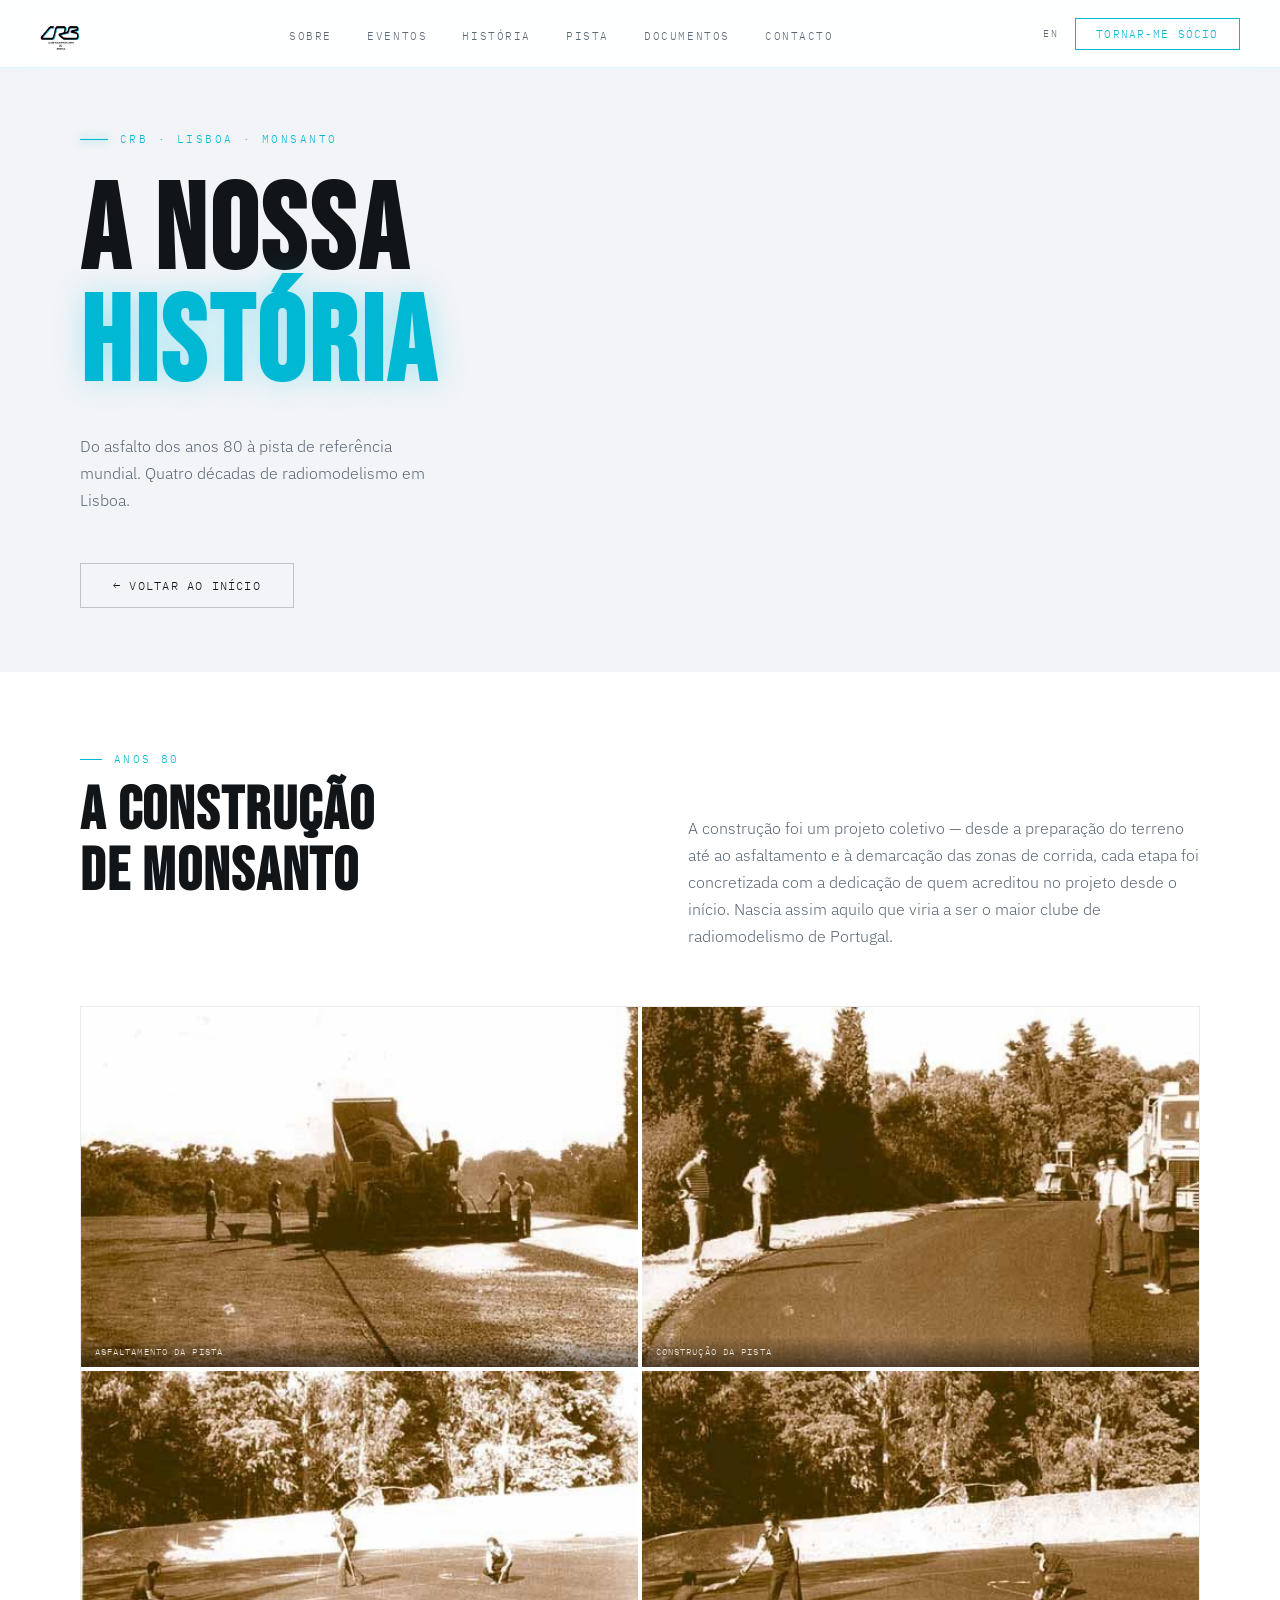
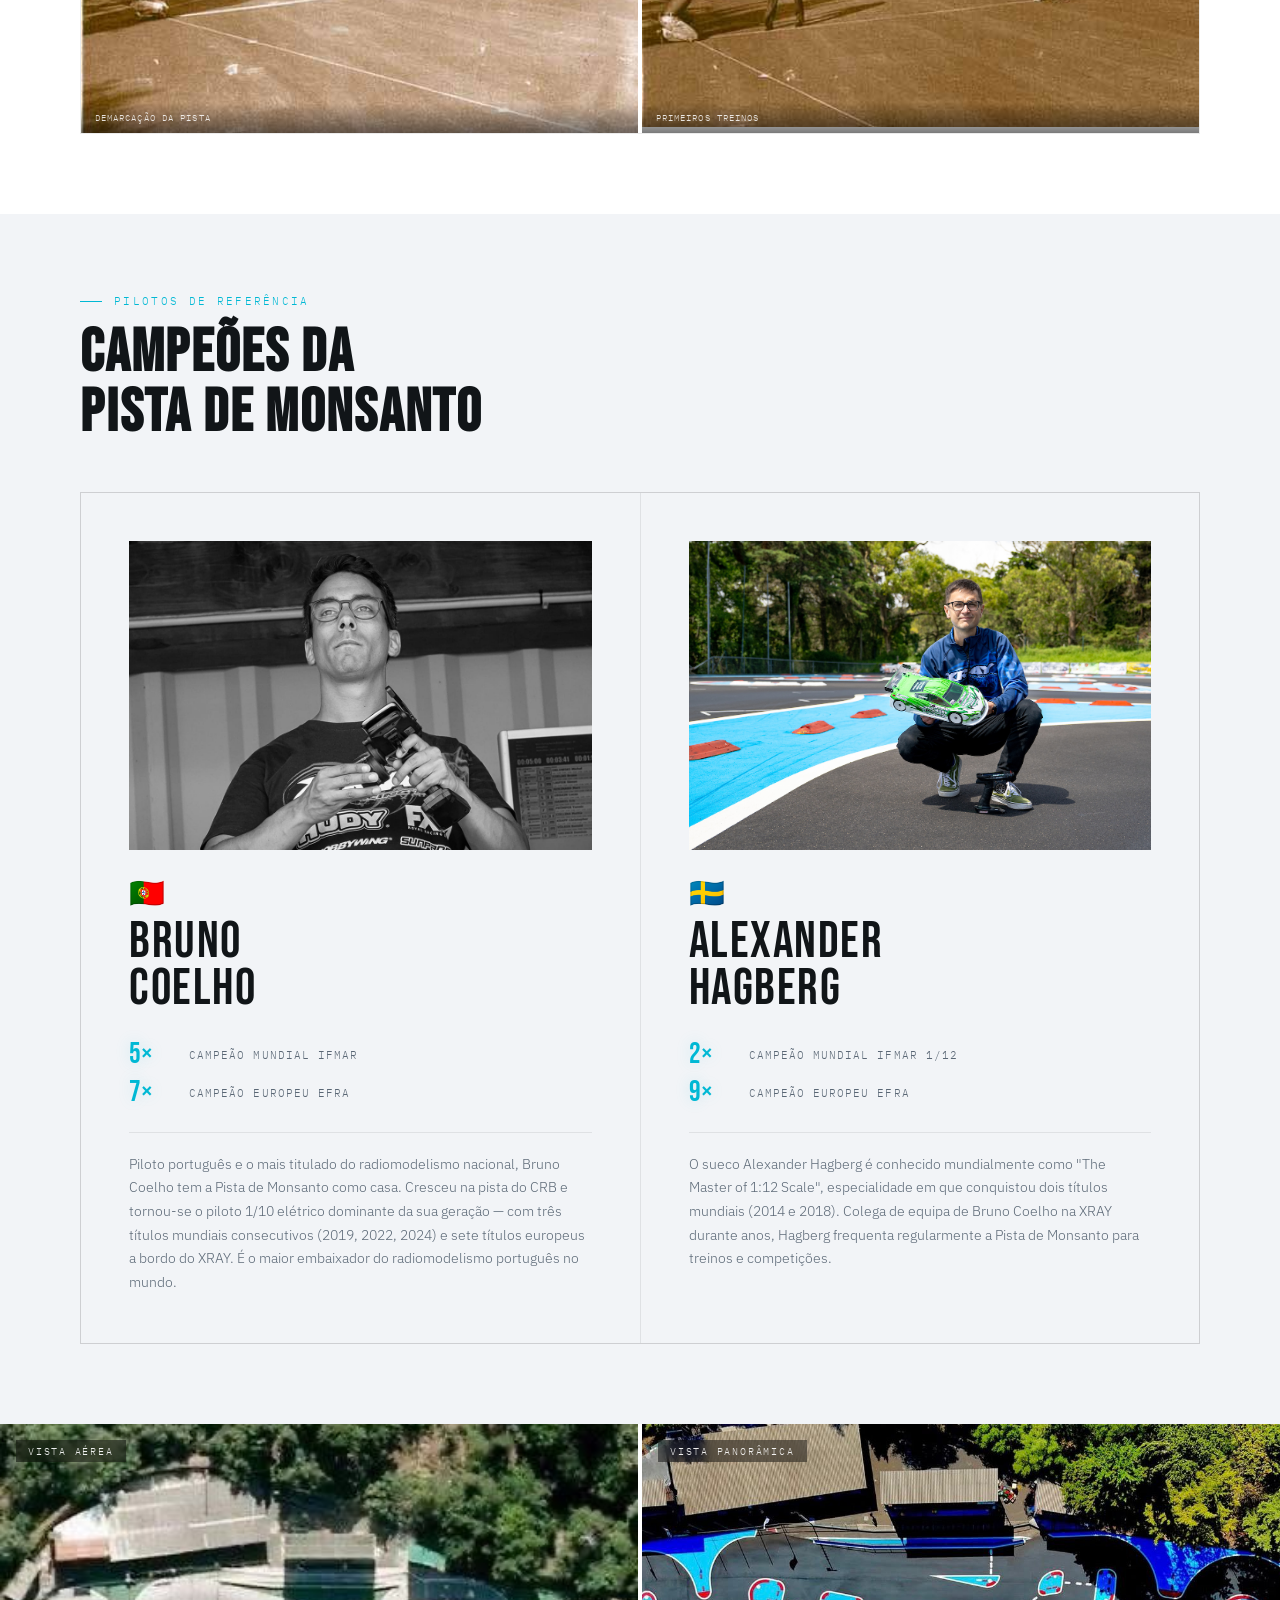
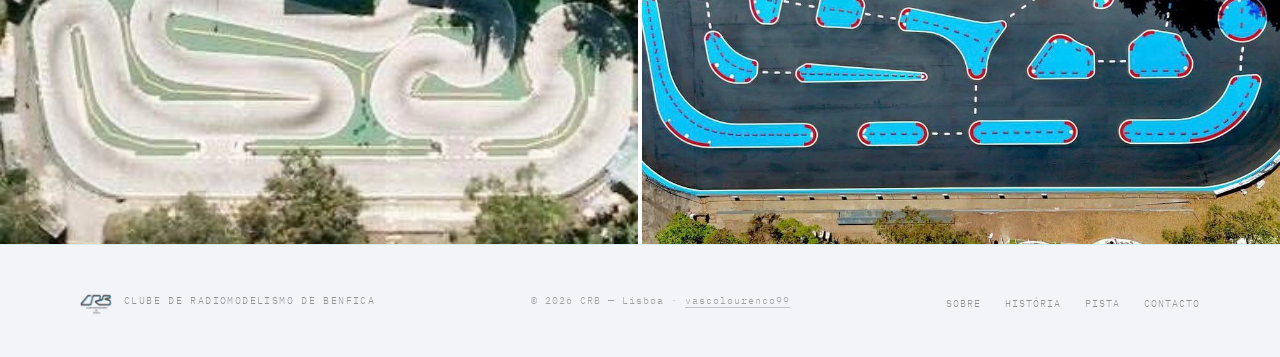
<file: historia.html>
<!DOCTYPE html>
<html lang="pt">
<head>
  <meta charset="UTF-8">
  <meta name="viewport" content="width=device-width, initial-scale=1.0">
  <title>História — CRB</title>
  <link rel="preconnect" href="https://fonts.googleapis.com">
  <link href="https://fonts.googleapis.com/css2?family=Bebas+Neue&family=IBM+Plex+Mono:wght@400;600&family=IBM+Plex+Sans:ital,wght@0,300;0,400;0,600;1,300&display=swap" rel="stylesheet">
  <link rel="icon" href="images/logo_club.jpg" type="image/jpeg">
  <link rel="stylesheet" href="style.css">
</head>
<body>

<!-- NAV -->
<nav>
  <a href="index.html" class="nav-logo">
    <img src="images/logo_club.jpg" alt="CRB Logo" />
  </a>
  <ul class="nav-links">
    <li><a href="index.html#sobre">Sobre</a></li>
    <li><a href="index.html#eventos">Eventos</a></li>
    <li><a href="historia.html">História</a></li>
    <li><a href="index.html#pista">Pista</a></li>
    <li><a href="index.html#documentos">Documentos</a></li>
    <li><a href="index.html#contacto">Contacto</a></li>
  </ul>
  <div class="nav-right">
    <a href="index-en.html" class="nav-lang">EN</a>
    <a href="https://app.quotagest.pt/app/inscricao/7ac64f6371f9c012" class="nav-cta" target="_blank">Tornar-me Sócio</a>
  </div>
</nav>

<!-- PAGE HEADER -->
<section class="hist-page-header">
  <div class="hist-page-header-text">
    <div class="hero-eyebrow">CRB · Lisboa · Monsanto</div>
    <h1 class="hero-title">A Nossa<br><span class="cyan">História</span></h1>
    <p class="hero-desc">Do asfalto dos anos 80 à pista de referência mundial. Quatro décadas de radiomodelismo em Lisboa.</p>
    <div class="hero-actions">
      <a href="index.html" class="btn-outline">← Voltar ao início</a>
    </div>
  </div>
</section>

<!-- AS ORIGENS -->
<section class="hist-section">
  <div class="hist-section-header">
    <div>
      <div class="section-eyebrow">Anos 80</div>
      <h2 class="section-title">A Construção<br>de Monsanto</h2>
    </div>
    <div class="hist-section-body">
      <p>A construção foi um projeto coletivo — desde a preparação do terreno até ao asfaltamento e à demarcação das zonas de corrida, cada etapa foi concretizada com a dedicação de quem acreditou no projeto desde o início. Nascia assim aquilo que viria a ser o maior clube de radiomodelismo de Portugal.</p>
    </div>
  </div>
  <div class="hist-photo-2x2">
    <div class="hphoto">
      <img src="images/IMG_1365.JPG" alt="Asfaltamento da pista de Monsanto" />
      <div class="hphoto-caption">Asfaltamento da pista</div>
    </div>
    <div class="hphoto">
      <img src="images/IMG_1367.JPG" alt="Construção da pista" />
      <div class="hphoto-caption">Construção da pista</div>
    </div>
    <div class="hphoto">
      <img src="images/IMG_1363.JPG" alt="Demarcação da pista" />
      <div class="hphoto-caption">Demarcação da pista</div>
    </div>
    <div class="hphoto">
      <img src="images/IMG_1364.JPG" alt="Primeiros treinos" />
      <div class="hphoto-caption">Primeiros treinos</div>
    </div>
  </div>
</section>

<!-- PILOTOS DE REFERÊNCIA -->
<section class="hist-pilots">
  <div class="hist-pilots-header">
    <div class="section-eyebrow">Pilotos de Referência</div>
    <h2 class="section-title">Campeões da<br>Pista de Monsanto</h2>
  </div>
  <div class="hist-pilots-grid">

    <div class="pilot-card">
      <div class="pilot-photo">
        <img src="images/bruno%20coelho.jpg" alt="Bruno Coelho" />
      </div>
      <div class="pilot-flag">🇵🇹</div>
      <div class="pilot-name">Bruno<br>Coelho</div>
      <ul class="pilot-stats">
        <li>
          <span class="pilot-stat-num">5×</span>
          <span class="pilot-stat-label">Campeão Mundial IFMAR</span>
        </li>
        <li>
          <span class="pilot-stat-num">7×</span>
          <span class="pilot-stat-label">Campeão Europeu EFRA</span>
        </li>
      </ul>
      <p class="pilot-bio">Piloto português e o mais titulado do radiomodelismo nacional, Bruno Coelho tem a Pista de Monsanto como casa. Cresceu na pista do CRB e tornou-se o piloto 1/10 elétrico dominante da sua geração — com três títulos mundiais consecutivos (2019, 2022, 2024) e sete títulos europeus a bordo do XRAY. É o maior embaixador do radiomodelismo português no mundo.</p>
    </div>

    <div class="pilot-card">
      <div class="pilot-photo">
        <img src="images/alexhab.jpg" alt="Alexander Hagberg" />
      </div>
      <div class="pilot-flag">🇸🇪</div>
      <div class="pilot-name">Alexander<br>Hagberg</div>
      <ul class="pilot-stats">
        <li>
          <span class="pilot-stat-num">2×</span>
          <span class="pilot-stat-label">Campeão Mundial IFMAR 1/12</span>
        </li>
        <li>
          <span class="pilot-stat-num">9×</span>
          <span class="pilot-stat-label">Campeão Europeu EFRA</span>
        </li>
      </ul>
      <p class="pilot-bio">O sueco Alexander Hagberg é conhecido mundialmente como "The Master of 1:12 Scale", especialidade em que conquistou dois títulos mundiais (2014 e 2018). Colega de equipa de Bruno Coelho na XRAY durante anos, Hagberg frequenta regularmente a Pista de Monsanto para treinos e competições.</p>
    </div>

  </div>
</section>

<!-- COMPARAÇÃO AÉREA vs TERRA -->
<div class="hist-comparison">
  <div class="hist-comparison-panel">
    <img src="images/IMG_1380.JPG" alt="Vista aérea da pista de Monsanto" />
    <div class="hist-comparison-label">Vista Aérea</div>
  </div>
  <div class="hist-comparison-panel">
    <img src="images/panoramica.jpeg" alt="Pista de Monsanto — vista panorâmica" />
    <div class="hist-comparison-label">Vista Panorâmica</div>
  </div>
</div>

<!-- FOOTER -->
<footer>
  <div class="footer-logo">
    <img src="images/logo_club.jpg" alt="CRB" />
    <span class="footer-logo-name">Clube de Radiomodelismo de Benfica</span>
  </div>
  <p class="footer-copy">© 2026 CRB — Lisboa · <a href="https://github.com/vascolourenco99" target="_blank" rel="noopener" class="footer-credit">vascolourenco99</a></p>
  <ul class="footer-links">
    <li><a href="index.html#sobre">Sobre</a></li>
    <li><a href="historia.html">História</a></li>
    <li><a href="index.html#pista">Pista</a></li>
    <li><a href="index.html#contacto">Contacto</a></li>
  </ul>
</footer>

<script src="script.js" defer></script>
</body>
</html>
</file>
<file: style.css>
/* ── VARIÁVEIS ── */
:root {
  --cyan: #00B8D4;
  --cyan-dark: #0090AA;
  --cyan-glow: rgba(0,184,212,0.2);
  --pink: #FF2D6B;
  --pink-glow: rgba(255,45,107,0.2);
  --black: #FFFFFF;
  --grey-dark: #F2F4F7;
  --grey-mid: #E4E7EB;
  --grey-line: rgba(0,0,0,0.08);
  --grey-light: #5A6775;
  --white: #111518;
}

*, *::before, *::after { box-sizing: border-box; margin: 0; padding: 0; }
html { scroll-behavior: smooth; }
body {
  background: var(--black);
  color: var(--white);
  font-family: 'IBM Plex Sans', sans-serif;
  font-weight: 300;
  overflow-x: hidden;
}

/* ── NAV ── */
nav {
  position: fixed;
  top: 0; left: 0; right: 0;
  z-index: 100;
  display: flex;
  align-items: center;
  justify-content: space-between;
  padding: 0 2.5rem;
  height: 68px;
  background: rgba(255,255,255,0.92);
  backdrop-filter: blur(16px);
  border-bottom: 1px solid rgba(0,200,232,0.15);
}

.nav-logo {
  display: flex;
  align-items: center;
  gap: 0.9rem;
  text-decoration: none;
}
.nav-logo img {
  height: 40px;
  width: 40px;
  object-fit: contain;
  mix-blend-mode: multiply;
}
.nav-logo-text { display: flex; flex-direction: column; line-height: 1; }
.nav-logo-abbr {
  font-family: 'Bebas Neue', sans-serif;
  font-size: 1.3rem;
  letter-spacing: 0.12em;
  color: var(--white);
}
.nav-logo-sub {
  font-family: 'IBM Plex Mono', monospace;
  font-size: 0.5rem;
  letter-spacing: 0.18em;
  text-transform: uppercase;
  color: var(--cyan);
  margin-top: 1px;
}

.nav-links { display: flex; gap: 2.2rem; list-style: none; }
.nav-links a {
  font-family: 'IBM Plex Mono', monospace;
  font-size: 0.7rem;
  letter-spacing: 0.14em;
  text-transform: uppercase;
  color: var(--grey-light);
  text-decoration: none;
  transition: color 0.2s;
}
.nav-links a:hover { color: var(--cyan); }

.nav-cta {
  font-family: 'IBM Plex Mono', monospace;
  font-size: 0.7rem;
  letter-spacing: 0.1em;
  text-transform: uppercase;
  background: transparent;
  color: var(--cyan);
  padding: 0.5rem 1.3rem;
  text-decoration: none;
  border: 1px solid var(--cyan);
  transition: background 0.2s, color 0.2s;
}
.nav-cta:hover { background: var(--cyan); color: var(--black); }

.nav-right {
  display: flex;
  align-items: center;
  gap: 1rem;
}

.nav-lang {
  font-family: 'IBM Plex Mono', monospace;
  font-size: 0.65rem;
  letter-spacing: 0.18em;
  text-transform: uppercase;
  color: var(--grey-light);
  text-decoration: none;
  padding-bottom: 1px;
  border-bottom: 1px solid transparent;
  transition: color 0.2s, border-color 0.2s;
}
.nav-lang:hover { color: var(--cyan); border-bottom-color: var(--cyan); }

/* ── HERO ── */
.hero {
  min-height: 100vh;
  display: grid;
  grid-template-rows: 1fr auto;
  padding-top: 68px;
  position: relative;
  overflow: hidden;
}

.hero-bg {
  position: absolute;
  inset: 0;
  /* offset y=8px → linha horizontal cai em 68px (= altura da navbar)  */
  /* offset x=20px → linha vertical cai em 80px (= padding-left dos eventos) */
  background-position: 0 0, 0 0, 0 8px, 20px 0;
}

.hero-watermark {
  position: absolute;
  right: -4%;
  top: 50%;
  transform: translateY(-50%);
  width: 50vw;
  max-width: 660px;
  opacity: 0.06;
  filter: grayscale(1) contrast(2) invert(1);
  pointer-events: none;
  user-select: none;
}

.hero-content {
  display: flex;
  flex-direction: column;
  justify-content: center;
  padding: 4rem 2rem 2rem 5rem;
  position: relative;
  z-index: 1;
  max-width: 860px;
}

.hero-eyebrow {
  font-family: 'IBM Plex Mono', monospace;
  font-size: 0.7rem;
  letter-spacing: 0.22em;
  text-transform: uppercase;
  color: var(--cyan);
  margin-bottom: 2rem;
  display: flex;
  align-items: center;
  gap: 0.75rem;
  animation: fadeUp 0.6s ease both 0.1s;
}
.hero-eyebrow::before {
  content: '';
  display: block;
  width: 28px; height: 1px;
  background: var(--cyan);
  box-shadow: 0 0 8px var(--cyan);
}

.hero-logo-display {
  margin-bottom: 2.5rem;
  animation: fadeUp 0.7s ease both 0.2s;
}
.hero-logo-display img {
  height: 120px;
  object-fit: contain;
  mix-blend-mode: multiply;
}

.hero-title {
  font-family: 'Bebas Neue', sans-serif;
  font-size: clamp(3.5rem, 10vw, 7.5rem);
  line-height: 0.93;
  letter-spacing: 0.03em;
  margin-bottom: 2rem;
  animation: fadeUp 0.6s ease both 0.35s;
}
.hero-title .cyan { color: var(--cyan); text-shadow: 0 0 30px rgba(0,200,232,0.3); }
.hero-title .pink { color: var(--pink); }

.hero-desc {
  font-size: 0.97rem;
  line-height: 1.75;
  color: var(--grey-light);
  max-width: 460px;
  margin-bottom: 3rem;
  animation: fadeUp 0.6s ease both 0.48s;
}

.hero-actions {
  display: flex;
  gap: 1rem;
  flex-wrap: wrap;
  animation: fadeUp 0.6s ease both 0.58s;
}

.btn-primary {
  font-family: 'IBM Plex Mono', monospace;
  font-size: 0.76rem;
  letter-spacing: 0.1em;
  text-transform: uppercase;
  background: var(--cyan);
  color: var(--black);
  padding: 0.9rem 2rem;
  text-decoration: none;
  border: none;
  cursor: pointer;
  font-weight: 600;
  display: inline-block;
  transition: background 0.2s, box-shadow 0.2s, transform 0.15s;
}
.btn-primary:hover {
  background: #33D6F0;
  box-shadow: 0 0 22px rgba(0,200,232,0.45);
  transform: translateY(-1px);
}
button.btn-primary { width: fit-content; }

.btn-outline {
  font-family: 'IBM Plex Mono', monospace;
  font-size: 0.76rem;
  letter-spacing: 0.1em;
  text-transform: uppercase;
  background: transparent;
  color: var(--white);
  padding: 0.9rem 2rem;
  text-decoration: none;
  border: 1px solid rgba(0,0,0,0.2);
  cursor: pointer;
  display: inline-block;
  transition: border-color 0.2s, color 0.2s;
}
.btn-outline:hover { border-color: var(--cyan); color: var(--cyan); }
.btn-outline.btn-maps { margin-top: 2.5rem; }

.hero-stats {
  display: flex;
  border-top: 1px solid var(--grey-line);
  position: relative;
  z-index: 1;
  animation: fadeUp 0.5s ease both 0.72s;
}

.stat {
  flex: 1;
  padding: 2rem 2.5rem;
  border-right: 1px solid var(--grey-line);
}
.stat:last-child { border-right: none; }

.stat-number {
  font-family: 'Bebas Neue', sans-serif;
  font-size: 2.4rem;
  color: var(--white);
  letter-spacing: 0.05em;
}
.stat-number span { color: var(--cyan); }

.stat-label {
  font-family: 'IBM Plex Mono', monospace;
  font-size: 0.62rem;
  letter-spacing: 0.16em;
  text-transform: uppercase;
  color: var(--grey-light);
  margin-top: 0.2rem;
}

/* ── SECTION BASE ── */
.section-eyebrow {
  font-family: 'IBM Plex Mono', monospace;
  font-size: 0.66rem;
  letter-spacing: 0.22em;
  text-transform: uppercase;
  color: var(--cyan);
  margin-bottom: 0.9rem;
  display: flex;
  align-items: center;
  gap: 0.75rem;
}
.section-eyebrow::before {
  content: '';
  display: block;
  width: 22px; height: 1px;
  background: var(--cyan);
}

.section-title {
  font-family: 'Bebas Neue', sans-serif;
  font-size: clamp(2.4rem, 5vw, 3.8rem);
  letter-spacing: 0.03em;
  line-height: 1;
  margin-bottom: 3rem;
}

/* ── EVENTOS ── */
#eventos { padding: 6rem 5rem; background: var(--grey-dark); }

.eventos-grid {
  display: grid;
  grid-template-columns: repeat(auto-fill, minmax(220px, 1fr));
  gap: 1px;
  background: var(--grey-line);
  border: 1px solid var(--grey-line);
}

.evento-card {
  background: var(--grey-dark);
  transition: background 0.2s;
  cursor: pointer;
  position: relative;
  overflow: hidden;
}
.evento-card-content { padding: 1.25rem; }
.evento-card::after {
  content: '';
  position: absolute;
  bottom: 0; left: 0;
  height: 2px; width: 0;
  background: linear-gradient(90deg, var(--cyan), var(--pink));
  transition: width 0.35s;
}
.evento-card:hover { background: var(--grey-mid); }
.evento-card:hover::after { width: 100%; }

/* Card com imagem do Google Calendar — imagem em cima, detalhes em baixo */
.evento-card.has-image { display: flex; flex-direction: column; }

.evento-card-img {
  width: 100%;
  overflow: hidden;
  flex-shrink: 0;
}
.evento-card-img img {
  width: 100%;
  height: auto;
  display: block;
  transition: transform 0.4s ease;
}
.evento-card:hover .evento-card-img img { transform: scale(1.04); }

.evento-date {
  font-family: 'IBM Plex Mono', monospace;
  font-size: 0.68rem;
  letter-spacing: 0.15em;
  color: var(--cyan);
  margin-bottom: 0.75rem;
  text-transform: uppercase;
}
.evento-title { font-size: 1rem; font-weight: 600; margin-bottom: 0.5rem; line-height: 1.3; }
.evento-local { font-size: 0.82rem; color: var(--grey-light); }

.evento-tag {
  display: inline-block;
  font-family: 'IBM Plex Mono', monospace;
  font-size: 0.58rem;
  letter-spacing: 0.1em;
  text-transform: uppercase;
  border: 1px solid rgba(0,200,232,0.35);
  color: var(--cyan);
  padding: 0.2rem 0.55rem;
  margin-top: 1rem;
}
.evento-tag.competicao { border-color: rgba(255,45,107,0.4); color: var(--pink); }

.evento-footer {
  display: flex;
  align-items: center;
  justify-content: space-between;
  gap: 0.75rem;
  margin-top: 1rem;
  flex-wrap: wrap;
}
.evento-footer .evento-tag { margin-top: 0; }

.evento-reg-btn {
  display: inline-block;
  font-family: 'IBM Plex Mono', monospace;
  font-size: 0.58rem;
  letter-spacing: 0.1em;
  text-transform: uppercase;
  text-decoration: none;
  padding: 0.3rem 0.75rem;
  background: var(--cyan);
  color: #000;
  font-weight: 700;
  transition: opacity 0.2s;
  white-space: nowrap;
}
.evento-reg-btn:hover { opacity: 0.8; }
.evento-card.has-image .evento-reg-btn { background: var(--cyan); color: #000; }

/* ── PISTA ── */
#pista { display: grid; grid-template-columns: 1fr 1fr; padding: 0; }

.pista-text {
  padding: 4rem 5rem;
  background: var(--black);
  display: flex;
  flex-direction: column;
  justify-content: center;
}
.pista-desc { color: var(--grey-light); font-size: 0.93rem; line-height: 1.75; margin-bottom: 2rem; }

.pista-visual {
  display: flex;
  align-items: center;
  justify-content: center;
  overflow: hidden;
}

#pista .pista-visual {
  padding: 6rem 0 6rem 5rem;
}


.pista-logo-big {
  position: relative;
  z-index: 1;
  width: 62%;
  max-width: 320px;
  mix-blend-mode: multiply;
  opacity: 0.88;
  transition: opacity 0.3s;
}

.pista-panoramica {
  width: 100%;
  height: auto;
  display: block;
}

.info-list { list-style: none; display: flex; flex-direction: column; }

.info-item {
  display: flex;
  gap: 1.5rem;
  padding: 1.2rem 0;
  border-bottom: 1px solid var(--grey-line);
  align-items: flex-start;
}
.info-icon { color: var(--cyan); font-size: 0.95rem; margin-top: 0.1rem; flex-shrink: 0; }
.info-content strong { display: block; font-size: 0.84rem; font-weight: 600; margin-bottom: 0.2rem; }
.info-content span { font-size: 0.84rem; color: var(--grey-light); }

/* ── HISTÓRIA (secção na homepage) ── */
#historia { padding: 6rem 5rem; background: var(--black); }

.historia-header {
  display: grid;
  grid-template-columns: 1fr 1fr;
  gap: 6rem;
  align-items: end;
  margin-bottom: 3.5rem;
}

.historia-lead {
  font-size: 0.97rem;
  line-height: 1.75;
  color: var(--grey-light);
}

.historia-photos {
  display: grid;
  grid-template-columns: repeat(4, 1fr);
  gap: 4px;
  border: 1px solid var(--grey-line);
}

.hphoto {
  position: relative;
  overflow: hidden;
  aspect-ratio: 4 / 3;
}

.hphoto img {
  width: 100%;
  height: 100%;
  object-fit: cover;
  display: block;
}

.hphoto-caption {
  position: absolute;
  bottom: 0; left: 0; right: 0;
  padding: 0.55rem 0.85rem;
  background: linear-gradient(transparent, rgba(0,0,0,0.52));
  font-family: 'IBM Plex Mono', monospace;
  font-size: 0.58rem;
  letter-spacing: 0.12em;
  text-transform: uppercase;
  color: rgba(255,255,255,0.85);
}

.historia-cta { margin-top: 2.5rem; }

/* ── PÁGINA HISTÓRIA ── */
.hist-page-header {
  display: grid;
  grid-template-columns: 5fr 7fr;
  min-height: 65vh;
  background: var(--grey-dark);
}

.hist-page-header-text {
  padding: calc(68px + 4rem) 5rem 4rem;
  display: flex;
  flex-direction: column;
  justify-content: center;
}

.hist-page-header-img {
  padding-top: 68px;
  overflow: hidden;
}

.hist-page-header-img img {
  width: 100%;
  height: 100%;
  object-fit: cover;
  display: block;
}

.hist-section {
  padding: 5rem;
  background: var(--black);
}

.hist-section--alt { background: var(--grey-dark); }

.hist-section-header {
  display: grid;
  grid-template-columns: 1fr 1fr;
  gap: 6rem;
  align-items: end;
  margin-bottom: 3.5rem;
}

.hist-section-body {
  font-size: 0.97rem;
  line-height: 1.75;
  color: var(--grey-light);
}

.hist-section-body p + p { margin-top: 1rem; }

/* Photo grids — natural dimensions, no cropping */
.hist-photo-2x2 {
  display: grid;
  grid-template-columns: 1fr 1fr;
  gap: 4px;
  border: 1px solid var(--grey-line);
}

.hist-photo-row {
  display: grid;
  grid-template-columns: repeat(3, 1fr);
  gap: 4px;
  border: 1px solid var(--grey-line);
  align-items: start;
}

.hist-photo-2x2 .hphoto,
.hist-photo-row .hphoto {
  height: auto;
  aspect-ratio: unset;
}

.hist-photo-2x2 .hphoto img,
.hist-photo-row .hphoto img {
  width: 100%;
  height: auto;
  object-fit: unset;
}

.hist-comparison {
  display: grid;
  grid-template-columns: 1fr 1fr;
  gap: 4px;
}

.hist-comparison-panel {
  position: relative;
  overflow: hidden;
}

.hist-comparison-panel img {
  width: 100%;
  height: 420px;
  object-fit: cover;
  display: block;
}

.hist-comparison-label {
  position: absolute;
  top: 1rem;
  left: 1rem;
  font-family: 'IBM Plex Mono', monospace;
  font-size: 0.62rem;
  letter-spacing: 0.18em;
  text-transform: uppercase;
  color: rgba(255,255,255,0.92);
  background: rgba(0,0,0,0.45);
  padding: 0.3rem 0.75rem;
  backdrop-filter: blur(6px);
}

/* Pilots section */
.hist-pilots {
  padding: 5rem;
  background: var(--grey-dark);
}

.hist-pilots-header { margin-bottom: 3rem; }

.hist-pilots-grid {
  display: grid;
  grid-template-columns: 1fr 1fr;
  gap: 1px;
  background: var(--grey-line);
  border: 1px solid var(--grey-line);
}

.pilot-card {
  background: var(--grey-dark);
  padding: 3rem;
  position: relative;
  overflow: hidden;
  transition: background 0.2s;
}

.pilot-card::after {
  content: '';
  position: absolute;
  bottom: 0; left: 0;
  height: 2px; width: 0;
  background: linear-gradient(90deg, var(--cyan), var(--pink));
  transition: width 0.35s;
}

.pilot-card:hover { background: var(--grey-mid); }
.pilot-card:hover::after { width: 100%; }

.pilot-photo {
  width: 100%;
  aspect-ratio: 3 / 2;
  overflow: hidden;
  margin-bottom: 1.75rem;
  background: var(--grey-mid);
}

.pilot-photo img {
  width: 100%;
  height: 100%;
  object-fit: cover;
  object-position: top center;
  display: block;
}

.pilot-flag {
  font-size: 1.8rem;
  margin-bottom: 0.75rem;
  line-height: 1;
}

.pilot-name {
  font-family: 'Bebas Neue', sans-serif;
  font-size: clamp(2.8rem, 4vw, 3.8rem);
  line-height: 0.92;
  letter-spacing: 0.03em;
  margin-bottom: 1.75rem;
}

.pilot-stats {
  list-style: none;
  margin-bottom: 1.5rem;
  display: flex;
  flex-direction: column;
  gap: 0.6rem;
}

.pilot-stats li {
  display: flex;
  align-items: center;
  gap: 0.75rem;
}

.pilot-stat-num {
  font-family: 'Bebas Neue', sans-serif;
  font-size: 1.8rem;
  color: var(--cyan);
  line-height: 1;
  min-width: 3rem;
  text-shadow: 0 0 16px rgba(0,184,212,0.2);
}

.pilot-stat-label {
  font-family: 'IBM Plex Mono', monospace;
  font-size: 0.66rem;
  letter-spacing: 0.1em;
  text-transform: uppercase;
  color: var(--grey-light);
}

.pilot-bio {
  font-size: 0.86rem;
  line-height: 1.72;
  color: var(--grey-light);
  border-top: 1px solid var(--grey-line);
  padding-top: 1.25rem;
  margin-top: 0.5rem;
}

/* ── DOCUMENTOS ── */
#documentos { padding: 6rem 5rem; background: var(--grey-dark); }

.docs-layout {
  display: grid;
  grid-template-columns: 180px 1fr;
  gap: 2px;
  background: var(--grey-line);
  border: 1px solid var(--grey-line);
}

.docs-years { background: var(--black); padding: 0.5rem 0; }

.doc-year-btn {
  display: block; width: 100%;
  padding: 0.85rem 1.4rem;
  background: none; border: none;
  color: var(--grey-light);
  font-family: 'IBM Plex Mono', monospace;
  font-size: 0.8rem;
  letter-spacing: 0.1em;
  text-align: left;
  cursor: pointer;
  border-left: 2px solid transparent;
  transition: color 0.2s, background 0.2s;
}
.doc-year-btn:hover, .doc-year-btn.active {
  color: var(--cyan);
  background: rgba(0,200,232,0.06);
  border-left-color: var(--cyan);
}

.docs-list { background: var(--grey-dark); padding: 1rem; }

.doc-item {
  display: flex;
  align-items: center;
  justify-content: space-between;
  padding: 1rem 1.2rem;
  margin-bottom: 2px;
  background: rgba(0,0,0,0.02);
  transition: background 0.2s;
}
.doc-item:hover { background: rgba(0,200,232,0.06); }

.doc-item-left { display: flex; align-items: center; gap: 1rem; }
.doc-icon { font-size: 1.1rem; color: var(--cyan); }
.doc-name { font-size: 0.86rem; }
.doc-meta {
  font-family: 'IBM Plex Mono', monospace;
  font-size: 0.62rem;
  color: var(--grey-light);
  letter-spacing: 0.08em;
  margin-top: 0.15rem;
}

.doc-download {
  font-family: 'IBM Plex Mono', monospace;
  font-size: 0.62rem;
  letter-spacing: 0.1em;
  text-transform: uppercase;
  color: var(--cyan);
  text-decoration: none;
  border: 1px solid rgba(0,200,232,0.3);
  padding: 0.32rem 0.75rem;
  flex-shrink: 0;
  transition: background 0.2s;
}
.doc-download:hover { background: rgba(0,200,232,0.12); }

#docs-locked {
  display: flex;
  flex-direction: column;
  align-items: center;
  justify-content: center;
  padding: 5rem 2rem;
  text-align: center;
  gap: 1.5rem;
  background: var(--black);
  border: 1px solid var(--grey-line);
}

.lock-icon { font-size: 2rem; opacity: 0.3; }

.lock-title {
  font-family: 'Bebas Neue', sans-serif;
  font-size: 1.8rem;
  letter-spacing: 0.05em;
}

.lock-desc { font-size: 0.86rem; color: var(--grey-light); max-width: 280px; line-height: 1.65; }

.lock-form { display: flex; width: 100%; max-width: 320px; }

.lock-input {
  flex: 1;
  background: rgba(0,0,0,0.04);
  border: 1px solid rgba(0,0,0,0.12);
  border-right: none;
  color: var(--white);
  font-family: 'IBM Plex Mono', monospace;
  font-size: 0.82rem;
  padding: 0.75rem 1rem;
  outline: none;
  letter-spacing: 0.1em;
  transition: border-color 0.2s;
}
.lock-input:focus { border-color: var(--cyan); }

.lock-submit {
  background: var(--cyan);
  border: none;
  color: var(--black);
  font-family: 'IBM Plex Mono', monospace;
  font-size: 0.7rem;
  letter-spacing: 0.1em;
  text-transform: uppercase;
  padding: 0.75rem 1.2rem;
  cursor: pointer;
  font-weight: 600;
  transition: background 0.2s;
}
.lock-submit:hover { background: #33D6F0; }

#pw-error {
  display: none;
  font-size: 0.75rem;
  color: var(--pink);
  font-family: 'IBM Plex Mono', monospace;
}

/* ── CONTACTO ── */
#contacto {
  padding: 6rem 5rem;
  display: grid;
  grid-template-columns: 1fr 1fr;
  gap: 6rem;
  align-items: start;
}

.contact-form { display: flex; flex-direction: column; gap: 1rem; }

.form-group { display: flex; flex-direction: column; gap: 0.4rem; }

.form-label {
  font-family: 'IBM Plex Mono', monospace;
  font-size: 0.62rem;
  letter-spacing: 0.18em;
  text-transform: uppercase;
  color: var(--grey-light);
}

.form-input, .form-textarea {
  background: rgba(0,0,0,0.04);
  border: 1px solid rgba(0,0,0,0.12);
  color: var(--white);
  font-family: 'IBM Plex Sans', sans-serif;
  font-size: 0.9rem;
  padding: 0.8rem 1rem;
  outline: none;
  transition: border-color 0.2s;
  width: 100%;
}
.form-input:focus, .form-textarea:focus { border-color: var(--cyan); }
.form-textarea { min-height: 120px; resize: vertical; }
select.form-input { appearance: none; cursor: pointer; }

.contact-block { margin-bottom: 2.5rem; }

.contact-block-label {
  font-family: 'IBM Plex Mono', monospace;
  font-size: 0.62rem;
  letter-spacing: 0.22em;
  text-transform: uppercase;
  color: var(--cyan);
  margin-bottom: 0.5rem;
}

.contact-block-value { font-size: 0.92rem; line-height: 1.6; }
.contact-block-value a {
  color: inherit;
  text-decoration: none;
  border-bottom: 1px solid rgba(0,0,0,0.2);
  transition: color 0.2s, border-color 0.2s;
}
.contact-block-value a:hover { color: var(--cyan); border-color: var(--cyan); }

.social-link { display: block; }
.social-link + .social-link { margin-top: 0.3rem; }

#form-success {
  display: none;
  font-size: 0.76rem;
  color: var(--cyan);
  font-family: 'IBM Plex Mono', monospace;
}

/* ── FOOTER ── */
footer {
  background: var(--grey-dark);
  border-top: 1px solid rgba(0,200,232,0.12);
  padding: 2.5rem 5rem;
  display: flex;
  align-items: center;
  justify-content: space-between;
}

.footer-logo { display: flex; align-items: center; gap: 0.75rem; }
.footer-logo img { height: 32px; object-fit: contain; opacity: 0.65; mix-blend-mode: multiply; }
.footer-logo-name {
  font-family: 'IBM Plex Mono', monospace;
  font-size: 0.62rem;
  letter-spacing: 0.14em;
  text-transform: uppercase;
  color: rgba(0,0,0,0.4);
}

.footer-copy {
  font-family: 'IBM Plex Mono', monospace;
  font-size: 0.62rem;
  letter-spacing: 0.1em;
  color: rgba(0,0,0,0.35);
}

.footer-links { display: flex; gap: 1.5rem; list-style: none; }
.footer-links a {
  font-family: 'IBM Plex Mono', monospace;
  font-size: 0.62rem;
  letter-spacing: 0.1em;
  text-transform: uppercase;
  color: rgba(0,0,0,0.4);
  text-decoration: none;
  transition: color 0.2s;
}
.footer-links a:hover { color: var(--cyan); }
.footer-credit { color: inherit; text-decoration: none; border-bottom: 1px solid rgba(0,0,0,0.2); transition: color 0.2s, border-color 0.2s; }
.footer-credit:hover { color: var(--cyan); border-color: var(--cyan); }

/* ── ESTADOS DE CARREGAMENTO ── */
.docs-loading {
  display: flex;
  align-items: center;
  justify-content: center;
  padding: 3rem;
  color: var(--grey-light);
  font-family: 'IBM Plex Mono', monospace;
  font-size: 0.76rem;
  letter-spacing: 0.1em;
  gap: 0.75rem;
}
.docs-loading::before {
  content: '';
  width: 14px; height: 14px;
  border: 1.5px solid rgba(0,200,232,0.25);
  border-top-color: var(--cyan);
  border-radius: 50%;
  animation: spin 0.7s linear infinite;
  flex-shrink: 0;
}

.docs-empty {
  padding: 2.5rem 1.5rem;
  color: var(--grey-light);
  font-size: 0.84rem;
  text-align: center;
  line-height: 1.65;
}
.docs-error {
  padding: 2.5rem 1.5rem;
  color: var(--pink);
  font-family: 'IBM Plex Mono', monospace;
  font-size: 0.76rem;
  text-align: center;
  line-height: 1.65;
}

.eventos-loading, .eventos-error {
  grid-column: 1 / -1;
  display: flex;
  align-items: center;
  justify-content: center;
  padding: 3.5rem;
  background: var(--grey-dark);
  font-family: 'IBM Plex Mono', monospace;
  font-size: 0.76rem;
  letter-spacing: 0.1em;
}
.eventos-loading { color: var(--grey-light); gap: 0.75rem; }
.eventos-loading::before {
  content: '';
  width: 14px; height: 14px;
  border: 1.5px solid rgba(0,200,232,0.25);
  border-top-color: var(--cyan);
  border-radius: 50%;
  animation: spin 0.7s linear infinite;
  flex-shrink: 0;
}
.eventos-error { color: var(--pink); }

/* ── ANIMAÇÕES ── */
@keyframes fadeUp {
  from { opacity: 0; transform: translateY(22px); }
  to   { opacity: 1; transform: translateY(0); }
}
@keyframes spin { to { transform: rotate(360deg); } }

/* ── RESPONSIVO ── */
@media (max-width: 900px) {
  nav { padding: 0 1.25rem; }
  .nav-links, .nav-cta { display: none; }
  #eventos, #documentos, #historia { padding: 4rem 1.5rem; }
  .historia-header { grid-template-columns: 1fr; gap: 2rem; }
  .historia-photos { grid-template-columns: repeat(2, 1fr); }
  #contacto { padding: 4rem 1.5rem; grid-template-columns: 1fr; gap: 3rem; }
  .hero-content { padding: 3rem 1.5rem 2rem; }
  .pista-text { padding: 4rem 1.5rem; }
  .btn-maps { display: block; text-align: center; }
  .evento-card:hover { background: var(--grey-dark); }
  .evento-card:hover::after { width: 0; }
  #pista { grid-template-columns: 1fr; }
  #pista .pista-visual { padding: 0; }
  #contacto .pista-visual { margin: 0 -1.5rem -4rem; }
  .pista-visual { min-height: 260px; }
  .pista-panoramica { height: 260px; object-fit: cover; }
  .docs-layout { grid-template-columns: 1fr; }
  .docs-years { display: flex; overflow-x: auto; padding: 0; }
  .doc-year-btn { border-left: none; border-bottom: 2px solid transparent; white-space: nowrap; }
  .doc-year-btn.active { border-left: none; border-bottom-color: var(--cyan); }
  .hist-page-header { grid-template-columns: 1fr; min-height: auto; }
  .hist-page-header-text { padding: calc(68px + 2.5rem) 1.5rem 2.5rem; }
  .hist-page-header-img { padding-top: 0; min-height: 260px; }
  .hist-section { padding: 3rem 1.5rem; }
  .hist-section-header { grid-template-columns: 1fr; gap: 1.5rem; }
  .hist-photo-2x2 { grid-template-columns: 1fr; }
  .hist-photo-row { grid-template-columns: 1fr; }
  .hist-pilots { padding: 3rem 1.5rem; }
  .hist-pilots-grid { grid-template-columns: 1fr; }
  .pilot-card { padding: 2rem 1.5rem; }
  .hist-comparison { grid-template-columns: 1fr; }
  .hist-comparison-panel img { height: 260px; }
  footer { flex-direction: column; gap: 1.5rem; text-align: center; padding: 2rem 1.5rem; }
  .hero-stats { flex-direction: column; }
  .stat { border-right: none; border-bottom: 1px solid var(--grey-line); }
  .hero-logo-display img { height: 80px; }
}
</file>
